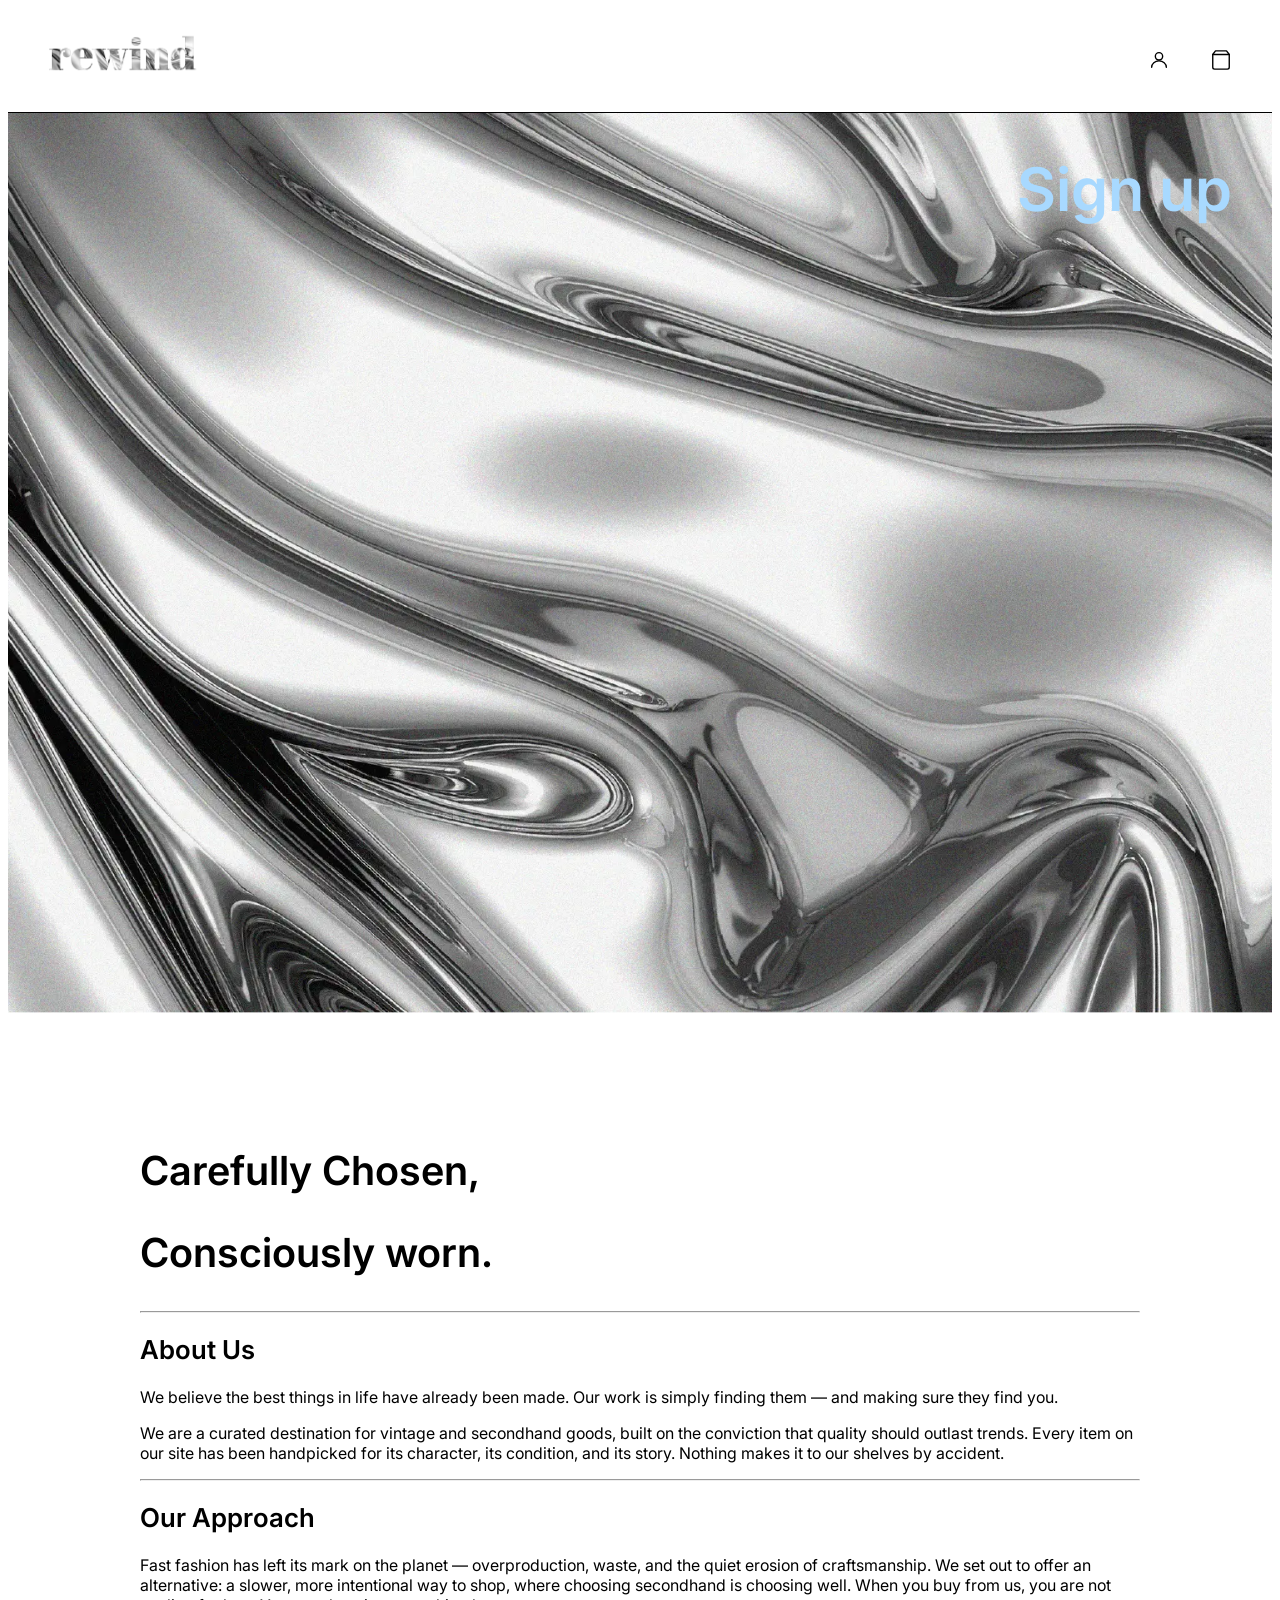
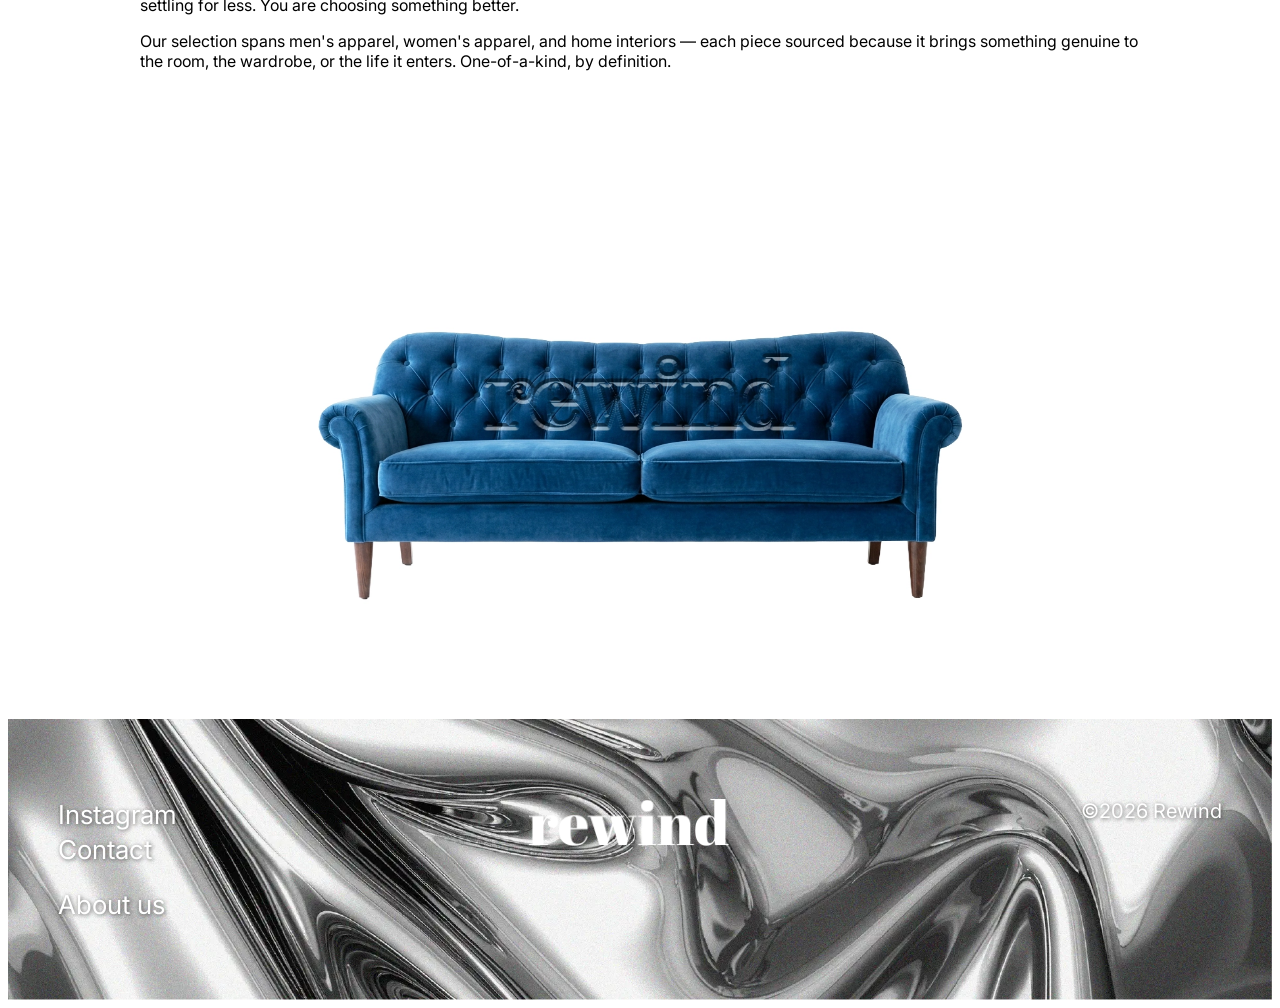
<file: index.html>
<!doctype html>
<html lang="en">
  <head>
    <meta charset="UTF-8" />
    <meta name="viewport" content="width=device-width, initial-scale=1.0" />
    <title>Rewind - Home</title>
    <script src="js/index.js" defer></script>
    <link rel="stylesheet" href="css/variables.css" />
    <link rel="stylesheet" href="css/index.css" />
    <link rel="stylesheet" href="css/general.css" />
    <link rel="stylesheet" href="css/layout.css" />
    <script src="js/index.js" defer></script>
  </head>
  <body>
    <header class="header-minimal">
      <a href="index.html"><img class="rewind" src="img/rewindlogo.webp" alt="rewind logo" /></a>
      <nav>
        <ul>
          <li><button class="headerText">categories</button></li>
          <li><a class="headerText" href="about.html">about us</a></li>
          <li><a class="headerText" href="form.html">join us</a></li>
          <li>
            <a href="#" class="header-icon" aria-label="account">
              <svg xmlns="http://www.w3.org/2000/svg" width="22" height="22" viewBox="0 0 24 24" fill="none" stroke="currentColor" stroke-width="1.5" stroke-linecap="round" stroke-linejoin="round">
                <circle cx="12" cy="8" r="4" />
                <path d="M4 20c0-4 3.6-7 8-7s8 3 8 7" />
              </svg>
            </a>
          </li>
          <li>
            <a href="#" class="header-icon" aria-label="cart">
              <svg xmlns="http://www.w3.org/2000/svg" width="22" height="22" viewBox="0 0 24 24" fill="none" stroke="currentColor" stroke-width="1.5" stroke-linecap="round" stroke-linejoin="round">
                <path d="M6 2L3 6v14a2 2 0 0 0 2 2h14a2 2 0 0 0 2-2V6l-3-4z" />
                <line x1="3" y1="6" x2="21" y2="6" />
              </svg>
            </a>
          </li>
        </ul>
      </nav>
    </header>
    <main>
      <div class="heroslide">
        <img src="img/indexheroV3.webp" alt="indexhero" />

        <div class="hero-nav-right">
          <a href="form.html">Sign up</a>
        </div>

        <div class="hero-categories" id="heroCategories"></div>
      </div>
      <article class="indexabout">
        <div class="titleRow">
          <h1>Carefully Chosen,</h1>
          <h1 class="italic">Consciously worn.</h1>
        </div>
        <hr />
        <h2>About Us</h2>
        <p>We believe the best things in life have already been made. Our work is simply finding them — and making sure they find you.</p>
        <p>
          We are a curated destination for vintage and secondhand goods, built on the conviction that quality should outlast trends. Every item on our site has been handpicked for its character, its condition, and its story. Nothing makes it to our
          shelves by accident.
        </p>
        <hr />
        <h2>Our Approach</h2>
        <p>
          Fast fashion has left its mark on the planet — overproduction, waste, and the quiet erosion of craftsmanship. We set out to offer an alternative: a slower, more intentional way to shop, where choosing secondhand is choosing well. When you
          buy from us, you are not settling for less. You are choosing something better.
        </p>
        <p>Our selection spans men's apparel, women's apparel, and home interiors — each piece sourced because it brings something genuine to the room, the wardrobe, or the life it enters. One-of-a-kind, by definition.</p>
      </article>
      <div class="blåsofa"><img src="img/mørkeblåsofa2.webp" alt="" /></div>
    </main>
    <footer>
      <div class="footer-left">
        <a class="footer-link" href="#">Instagram</a>
        <a class="footer-link" href="#">Contact</a>
        <a class="footer-link footer-about" href="about.html">About us</a>
      </div>
      <img class="footerlogo" src="img/rewindtekst.png" alt="" />
      <p class="footer-copy">©2026 Rewind</p>
    </footer>
  </body>
</html>
</file>
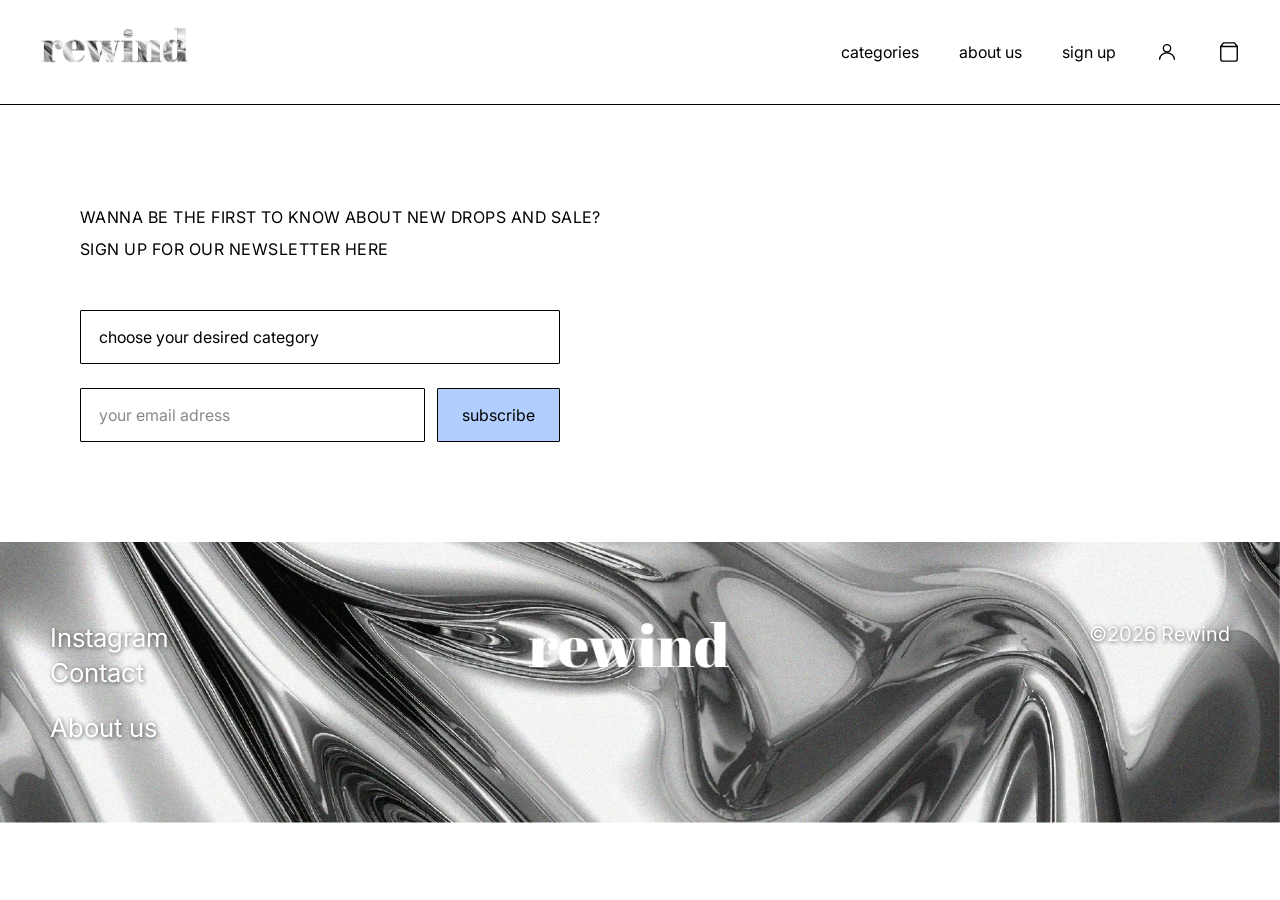
<file: form.html>
<!doctype html>
<html lang="en">
  <head>
    <meta charset="UTF-8" />
    <meta name="viewport" content="width=device-width, initial-scale=1.0" />
    <title>Sign up</title>
    <link rel="stylesheet" href="css/variables.css" />
    <link rel="stylesheet" href="./css/general.css" />
    <link rel="stylesheet" href="./css/variables.css" />
    <link rel="stylesheet" href="./css/form.css" />
  </head>
  <body>
    <header>
      <a href="index.html"><img class="rewind" src="img/rewindlogo.webp" alt="rewind logo" /></a>
      <nav>
        <ul>
          <li class="categories-dropdown">
            <button class="headerText">categories</button>
            <div class="dropdown-menu">
              <a href="productlist.html?category=furniture">Home Interior</a>
              <a href="productlist.html?category=mens-shirts">Mens Apparel</a>
              <a href="productlist.html?category=womens-dresses">Womens Apparel</a>
            </div>
          </li>
          <li><a class="headerText" href="about.html">about us</a></li>
          <li><a class="headerText" href="form.html">sign up</a></li>
          <li>
            <a href="#" class="header-icon" aria-label="account">
              <svg xmlns="http://www.w3.org/2000/svg" width="22" height="22" viewBox="0 0 24 24" fill="none" stroke="currentColor" stroke-width="1.5" stroke-linecap="round" stroke-linejoin="round">
                <circle cx="12" cy="8" r="4" />
                <path d="M4 20c0-4 3.6-7 8-7s8 3 8 7" />
              </svg>
            </a>
          </li>
          <li>
            <a href="#" class="header-icon" aria-label="cart">
              <svg xmlns="http://www.w3.org/2000/svg" width="22" height="22" viewBox="0 0 24 24" fill="none" stroke="currentColor" stroke-width="1.5" stroke-linecap="round" stroke-linejoin="round">
                <path d="M6 2L3 6v14a2 2 0 0 0 2 2h14a2 2 0 0 0 2-2V6l-3-4z" />
                <line x1="3" y1="6" x2="21" y2="6" />
              </svg>
            </a>
          </li>
        </ul>
      </nav>
    </header>
    <main>
      <section class="signup-section">
        <p class="signup-heading">Wanna be the first to know about new drops and sale?</p>
        <p class="signup-heading">Sign up for our newsletter here</p>

        <div class="signup-form">
          <select name="category" id="category">
            <option value="" disabled selected>choose your desired category</option>
            <option value="Womens">women's apparel</option>
            <option value="Mens">men's apparel</option>
            <option value="Home">home</option>
            <option value="All">all</option>
          </select>

          <div class="email-row">
            <input type="email" placeholder="your email adress" />
            <button class="subscribe-btn">subscribe</button>
          </div>
        </div>
      </section>
    </main>
    <footer>
      <div class="footer-left">
        <a class="footer-link" href="#">Instagram</a>
        <a class="footer-link" href="#">Contact</a>
        <a class="footer-link footer-about" href="about.html">About us</a>
      </div>
       <img class="footerlogo" src="img/rewindtekst.png" alt="" />
      <p class="footer-copy">©2026 Rewind</p>
    </footer>
  </body>
</html>
</file>
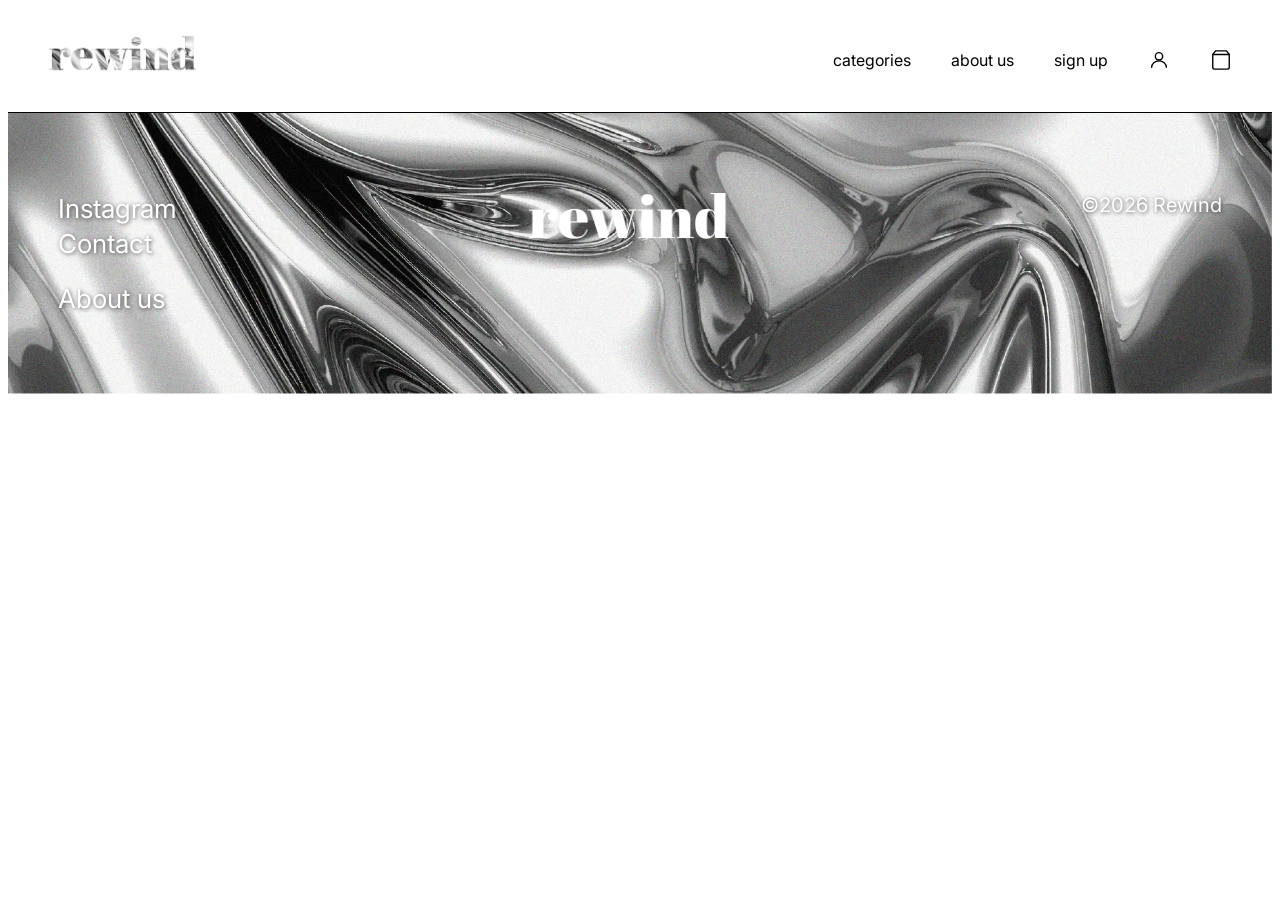
<file: product.html>
<!doctype html>
<html lang="en">
  <head>
    <meta charset="UTF-8" />
    <meta name="viewport" content="width=device-width, initial-scale=1.0" />
    <title>Product</title>

    <script src="js/product.js" defer></script>
    <link rel="stylesheet" href="css/variables.css" />
    <link rel="stylesheet" href="css/product.css" />
    <link rel="stylesheet" href="css/general.css" />
    <link rel="stylesheet" href="css/layout.css" />
  </head>
  <body>
    <header>
      <a href="index.html"><img class="rewind" src="img/rewindlogo.webp" alt="rewind logo" /></a>
      <nav>
        <ul>
          <li class="categories-dropdown">
            <button class="headerText">categories</button>
            <div class="dropdown-menu">
              <a href="productlist.html?category=furniture">Home Interior</a>
              <a href="productlist.html?category=mens-shirts">Mens Apparel</a>
              <a href="productlist.html?category=womens-dresses">Womens Apparel</a>
            </div>
          </li>
          <li><a class="headerText" href="about.html">about us</a></li>
          <li><a class="headerText" href="form.html">sign up</a></li>
          <li>
            <a href="#" class="header-icon" aria-label="account">
              <svg xmlns="http://www.w3.org/2000/svg" width="22" height="22" viewBox="0 0 24 24" fill="none" stroke="currentColor" stroke-width="1.5" stroke-linecap="round" stroke-linejoin="round">
                <circle cx="12" cy="8" r="4" />
                <path d="M4 20c0-4 3.6-7 8-7s8 3 8 7" />
              </svg>
            </a>
          </li>
          <li>
            <a href="#" class="header-icon" aria-label="cart">
              <svg xmlns="http://www.w3.org/2000/svg" width="22" height="22" viewBox="0 0 24 24" fill="none" stroke="currentColor" stroke-width="1.5" stroke-linecap="round" stroke-linejoin="round">
                <path d="M6 2L3 6v14a2 2 0 0 0 2 2h14a2 2 0 0 0 2-2V6l-3-4z" />
                <line x1="3" y1="6" x2="21" y2="6" />
              </svg>
            </a>
          </li>
        </ul>
      </nav>
    </header>
    <main>
      <div class="productContainer"></div>
    </main>
    <footer>
      <div class="footer-left">
        <a class="footer-link" href="#">Instagram</a>
        <a class="footer-link" href="#">Contact</a>
        <a class="footer-link footer-about" href="about.html">About us</a>
      </div>
       <img class="footerlogo" src="img/rewindtekst.png" alt="" />
      <p class="footer-copy">©2026 Rewind</p>
    </footer>
  </body>
</html>
</file>
<file: css/variables.css>
/* Denne side indeholder variabler.Det vil sige,
at gennemgående æstetiske valg (farve, border-radius, etc) findes herinde,
og kan universelt ændres */

@font-face {
  font-family: "interSemibold";
  src: url("../fonts/Inter_18pt-SemiBold.woff");
}

@font-face {
  font-family: "interRegular";
  src: url("../fonts/Inter_18pt-Regular.woff");
}

:root {
  /* farver */
  --green-pastel: #cdf4d3;
  --yellow-pastel: #f5e8ba;
  --purple-pastel: #c8caff;
  /* var står her for variation, 
  så vi kan have nuance forskelle på vores farverne,
  f.eks til en mørkere baggrund */
  --prime-color-var: rgb(257, 257, 257);
  --second-color-var: rgb(257, 257, 257);
  --third-color-var: rgb(257, 257, 257);

  /* borders */
  --general-border: ;
  --nav-border: ;
  --cards-border: ;
  --header-border: 2px solid black;

  /* border radius */
  --general-margin: ;
  --cards-corner: 1px;

  /* tekststørrelse*/
  --h1-size: 40px;
  --h2-size: 26px;
  --h3-size: 60px;
  --h4-size: 20px;
  --p-size: 16px;

  /* Tekstfarve */
  --h1-color: #000;
  --h2-color: #000;
  --h3-color: #000;
  --h4-color: #000;
  --p-color: #000;

  /* fonts */
  --h1-font: "interSemibold";
  --h2-font: "interSemibold";
  --h3-font: "interSemibold";
  --h4-font: "interSemibold";
  --p-font: "interRegular";
}
</file>
<file: css/index.css>
.heroslide {
  position: relative;
  width: 100%;
  height: 100vh;
  overflow: hidden;
}

.heroslide img {
  width: 100%;
  height: 100%;
  object-fit: cover;
  display: block; /* fjerner lille hvid linje under billedet */
}

.hero-nav-right {
  position: absolute;
  top: 40px;
  right: 40px;
  display: flex;
  flex-direction: column;
  align-items: flex-end;
  gap: 12px;
  z-index: 10;
}

.hero-categories {
  position: absolute;
  bottom: 40px;
  left: 40px;
  display: flex;
  flex-direction: column;
  gap: 20px;
  z-index: 10;
  padding: 20px;
}
.hero-nav-right a {
  font-size: var(--h3-size);
  font-family: var(--h3-font);
  color: #a8d9ff;
  text-decoration: none;
}

.hero-categories a {
  font-size: 80px;
  font-family: var(--h3-font);
  color: #fff;
  text-decoration: none;
  text-shadow:
    0.3px 0.3px 0 #000000b6,
    -0.3px -0.3px 0 #000000a0,
    0.3px -0.3px 0 #000000aa,
    -0.3px 0.3px 0 #000000a9;
  padding-bottom: 15px;
}

.aboutHero {
  justify-content: center;
}

img.aboutHero {
  max-width: 60%;
  justify-content: center;
  place-content: center;
}

.aboutsection {
  padding: 50px;
  place-content: center;
}

.indexabout {
  margin: 50px auto;
  padding: 50px;
  width: 1000px;
}

.blåsofa img {
  max-width: 70%;
}
.blåsofa {
  display: flex;
  justify-content: center;
  padding-bottom: 50px;
}
</file>
<file: css/general.css>
/* Den her css-side er tiltænkt elementer, 
der er gennemgående på tværs af HTML-siderne */

h1 {
  font-size: var(--h1-size);
  color: var(--h1-color);
  font-family: var(--h1-font);
}

h2 {
  font-size: var(--h2-size);
  color: var(--h2-color);
  font-family: var(--h2-font);
}

h3 {
  font-size: var(--h3-size);
  color: var(--h3-color);
  font-family: var(--h3-font);
}

h4 {
  font-size: var(--h4-size);
  color: var(--h4-color);
  font-family: var(--h4-font);
}

p,
a {
  font-size: var(--p-size);
  color: var(--p-color);
  font-family: var(--p-font);
}

a {
  text-decoration: none;
}
/* =============================================
   HEADER
   Requires: variables.css + global.css
   ============================================= */

header {
  display: flex;
  align-items: center;
  justify-content: space-between;
  padding: 20px 40px;
  border-bottom: var(--header-border);
}

header .rewind {
  height: 40px;
  width: auto;
}

header nav ul {
  display: flex;
  align-items: center;
  gap: 40px;
  list-style: none;
  margin: 0;
  padding: 0;
}

header nav ul li {
  display: flex;
  align-items: center;
}

.headerText {
  font-size: var(--p-size);
  font-family: var(--p-font);
  color: var(--p-color);
  text-decoration: none;
  background: none;
  border: none;
  padding: 0;
  cursor: pointer;
}

.headerText:hover {
  color: rgb(177, 206, 255);
}
.header-icon {
  color: var(--p-color);
  display: flex;
  align-items: center;
}

.header-icon:hover {
  color: rgb(177, 206, 255);
}
/* Skjuler nav-tekst på index-siden */
.header-minimal .headerText {
  display: none;
}

.rewind {
  width: 50%;
}

header {
  display: flex;
  align-items: center;
  justify-content: space-between;
  padding: 20px 40px;
  border-bottom: 1px solid #000;
}

header .rewind {
  height: 60px;
  width: auto;
}

header nav ul {
  display: flex;
  align-items: center;
  gap: 40px;
  list-style: none;
  margin: 0;
  padding: 0;
}

header nav ul li {
  display: flex;
  align-items: center;
}

.headerText {
  font-size: var(--p-size);
  font-family: var(--p-font);
  color: var(--p-color);
  text-decoration: none;
  background: none;
  border: none;
  padding: 0;
  cursor: pointer;
  transition: color 0.3s ease;
}

.header-icon {
  color: var(--p-color);
  display: flex;
  align-items: center;
  transition: color 0.3s ease;
}

.header-icon:hover {
  opacity: 0.6;
}
/* Skjuler nav-tekst på index-siden */
.header-minimal .headerText {
  display: none;
}

/* footer */
footer {
  display: flex;
  justify-content: space-between;
  align-items: flex-start;
  padding: 80px 50px; /* øg dette tal for endnu højere footer */
  background-image: url("../img/indexheroV3.webp");
  background-size: cover;
  background-position: center bottom;
}

.footer-left {
  display: flex;
  flex-direction: column;
  gap: 4px;
}

.footer-link {
  font-size: var(--h2-size);
  font-family: var(--p-font);
  color: white;
  text-decoration: none;
}

.footer-link,
.footer-copy,
.footerlogo {
  color: white;
  text-shadow: 1px 1px 4px rgba(0, 0, 0, 0.6);
}
.footer-link:hover {
  color: rgb(177, 206, 255);
}

.footer-about {
  margin-top: 20px;
}

.footer-copy {
  font-size: var(--h4-size);
  font-family: var(--p-font);
  color: white;
  margin: 0;
}

.green-pastel {
  transition: 0.4s;
  &:hover {
    background-color: var(--green-pastel);
  }
}

.yellow-pastel {
  transition: 0.4s;
  &:hover {
    background-color: var(--yellow-pastel);
  }
}

.purple-pastel {
  transition: 0.4s;
  &:hover {
    background-color: var(--purple-pastel);
  }
}

/* dropdown menu */
.categories-dropdown {
  position: relative;
}

.dropdown-menu {
  display: none;
  position: absolute;
  top: 100%;
  left: 0;
  background: #fff;
  border: 1px solid #000;
  padding: 15px 30px;
  display: flex;
  flex-direction: column;
  gap: 20px;
  z-index: 100;
  white-space: nowrap;
  visibility: hidden;
  opacity: 0;
}

.categories-dropdown:hover .dropdown-menu {
  visibility: visible;
  opacity: 1;
}

.dropdown-menu a {
  font-size: var(--p-size);
  font-family: var(--p-font);
  color: var(--p-color);
  text-decoration: none;
  transition: color 0.2s ease;
}

.dropdown-menu a:hover {
  color: rgb(177, 206, 255);
}

.footerlogo {
  max-width: 200px;
}
</file>
<file: css/layout.css>
/* denne side er forbeholdt layout, altså hvordan elementerne er placeret på siden,
og hvordan de interagerer med hinanden. */
.grid4 {
  display: grid;
  grid-template-columns: repeat(4, 1fr);
  gap: 20px;
}

.grid2 {
  display: grid;
  grid-template-columns: repeat(2, 1fr);
  gap: 20px;
}

.categoryTitle {
  display: grid;
  grid-template-columns: 3fr 1fr;
}
.hero {
  width: 100%;
  height: auto;
  overflow: hidden;
}

.hero img {
  width: 100%;
  height: 100%;
  object-fit: cover;
  /* 123 */
}

.subcategoryLinks {
  display: flex;
  gap: 1rem;
  margin-bottom: 1rem;
}

@media (max-width: 770px) {
  .grid4 {
    display: grid;
    grid-template-columns: repeat(2, 1fr);
    gap: 20px;
  }

  .grid2 {
    display: grid;
    grid-template-columns: repeat(1, 1fr);
    gap: 20px;
  }

  .categoryTitle {
    display: grid;
    grid-template-columns: 3fr 1fr;
  }
  .hero {
    width: 100%;
    height: auto;
    overflow: hidden;
  }

  .hero img {
    width: 100%;
    height: 100%;
    object-fit: cover;
    /* 123 */
  }

  .subcategoryLinks {
    display: flex;
    gap: 1rem;
    margin-bottom: 1rem;
  }
  .grid2 img {
    width: 100%;
    height: 100%;
    object-fit: cover;
    justify-content: center;
  }
  .hero-categories a {
    font-size: 50px;
    font-family: var(--h3-font);
    color: #fff;
    text-decoration: none;
    text-shadow:
      0.3px 0.3px 0 #000000b6,
      -0.3px -0.3px 0 #000000a0,
      0.3px -0.3px 0 #000000aa,
      -0.3px 0.3px 0 #000000a9;
    padding-bottom: 15px;
  }
  .hero-nav-right a {
    font-size: 50px;
    font-family: var(--h3-font);
    color: #a8d9ff;
    text-decoration: none;
    text-shadow:
      0.2px 0.2px 0 #ffffff,
      -0.2px -0.2px 0 #ffffff,
      0.2px -0.2px 0 #ffffff,
      -0.2px 0.2px 0 #ffffff;
  }
  img.aboutHero {
    max-width: 100%;
    justify-content: center;
    place-content: center;
  }
  .card {
    max-width: 100%;
    justify-self: center;
    place-content: center;
  }
}
</file>
<file: css/form.css>
/* =============================================
   SIGNUP SECTION — form.html
   Requires: variables.css + global.css
   ============================================= */

.signup-section {
  padding: 100px 80px;
  max-width: 960px;
}

.signup-section .signup-heading {
  font-size: var(--p-size);
  font-family: var(--p-font);
  color: var(--p-color);
  text-transform: uppercase;
  letter-spacing: 0.03em;
  margin: 0 0 6px 0;
  line-height: 1.6;
}

.signup-form {
  display: flex;
  flex-direction: column;
  gap: 24px;
  max-width: 480px;
  margin-top: 48px;
}

.signup-form input[type="text"],
.signup-form input[type="email"] {
  width: 100%;
  padding: 16px 18px;
  font-size: var(--p-size);
  font-family: var(--p-font);
  color: var(--p-color);
  border: 1px solid #000;
  border-radius: var(--cards-corner);
  background: transparent;
  outline: none;
  box-sizing: border-box;
}

.signup-form input::placeholder {
  color: #888;
  font-family: var(--p-font);
  font-size: var(--p-size);
}

.signup-form input:focus {
  border-color: #555;
}

.signup-form .email-row {
  display: flex;
  gap: 12px;
  align-items: stretch;
}

.signup-form .email-row input[type="email"] {
  flex: 1;
}

.signup-form .subscribe-btn {
  padding: 16px 24px;
  background-color: rgb(177, 206, 255);
  color: var(--p-color);
  font-family: var(--p-font);
  font-size: var(--p-size);
  border: solid #000 1px;
  border-radius: var(--cards-corner);
  cursor: pointer;
  white-space: nowrap;
}

.signup-form .subscribe-btn:hover {
  background-color: rgb(177, 206, 255);
}

.signup-form select {
  width: 100%;
  padding: 16px 18px;
  font-size: var(--p-size);
  font-family: var(--p-font);
  color: var(--p-color);
  border: 1px solid #000;
  border-radius: var(--cards-corner);
  background: transparent;
  outline: none;
  box-sizing: border-box;
  appearance: none; /* removes default browser styling */
  cursor: pointer;
}

.signup-form select:focus {
  border-color: #555;
}

body {
  margin: 0;
}
</file>
<file: css/product.css>
/* Denne side er til  css specifikt til product-siden */
.buy {
  border: none;
}

h1 {
  background-color: none;
}

.infoSection {
  border-top: 2px dotted black;
  border-bottom: 2px dotted black;
  padding: 3rem;
  margin: 0.5rem 3rem 3rem 3rem;
}

.discountPercentage {
  opacity: 0.8;
  font-size: var(--h2-size);
  margin-left: 2rem;
  font-style: italic;
}

.green-pastel {
  transition: 0.4s;
  &:hover {
    background-color: var(--green-pastel);
  }
}

.yellow-pastel {
  transition: 0.4s;
  &:hover {
    background-color: var(--yellow-pastel);
  }
}

.purple-pastel {
  transition: 0.4s;
  &:hover {
    background-color: var(--purple-pastel);
  }
}

/* footer */
footer {
  display: flex;
  justify-content: space-between;
  align-items: flex-start;
  padding: 32px 40px;
}

.footer-left {
  display: flex;
  flex-direction: column;
  gap: 4px;
}

.footer-link {
  font-size: var(--p-size);
  font-family: var(--p-font);
  color: var(--p-color);
  text-decoration: none;
}

.footer-link:hover {
  text-decoration: underline;
}

.footer-about {
  margin-top: 20px;
}

.footer-copy {
  font-size: var(--p-size);
  font-family: var(--p-font);
  color: var(--p-color);
  margin: 0;
}

/* Grid layout */
.grid2 {
  display: grid;
  grid-template-columns: 1fr 1fr;
  gap: 4rem;
  padding: 3rem 5rem; /* <-- øg dette tal for at skubbe billedet længere ind */
  align-items: start;
}

/* Billede */
.grid2 img {
  width: 70%;
  max-width: 400px; /* <-- gør dette tal større for et større billede */
  aspect-ratio: 3 / 4;
  object-fit: cover;
  display: block;
}
/* Mindre tekst */
.grid2 h1 {
  font-size: 1.5rem;
  font-weight: 400;
  margin: 0 0 0.5rem 0;
}

.grid2 button h1 {
  font-size: 2rem;
}

.grid2 button {
  padding: 20px;
}
</file>
